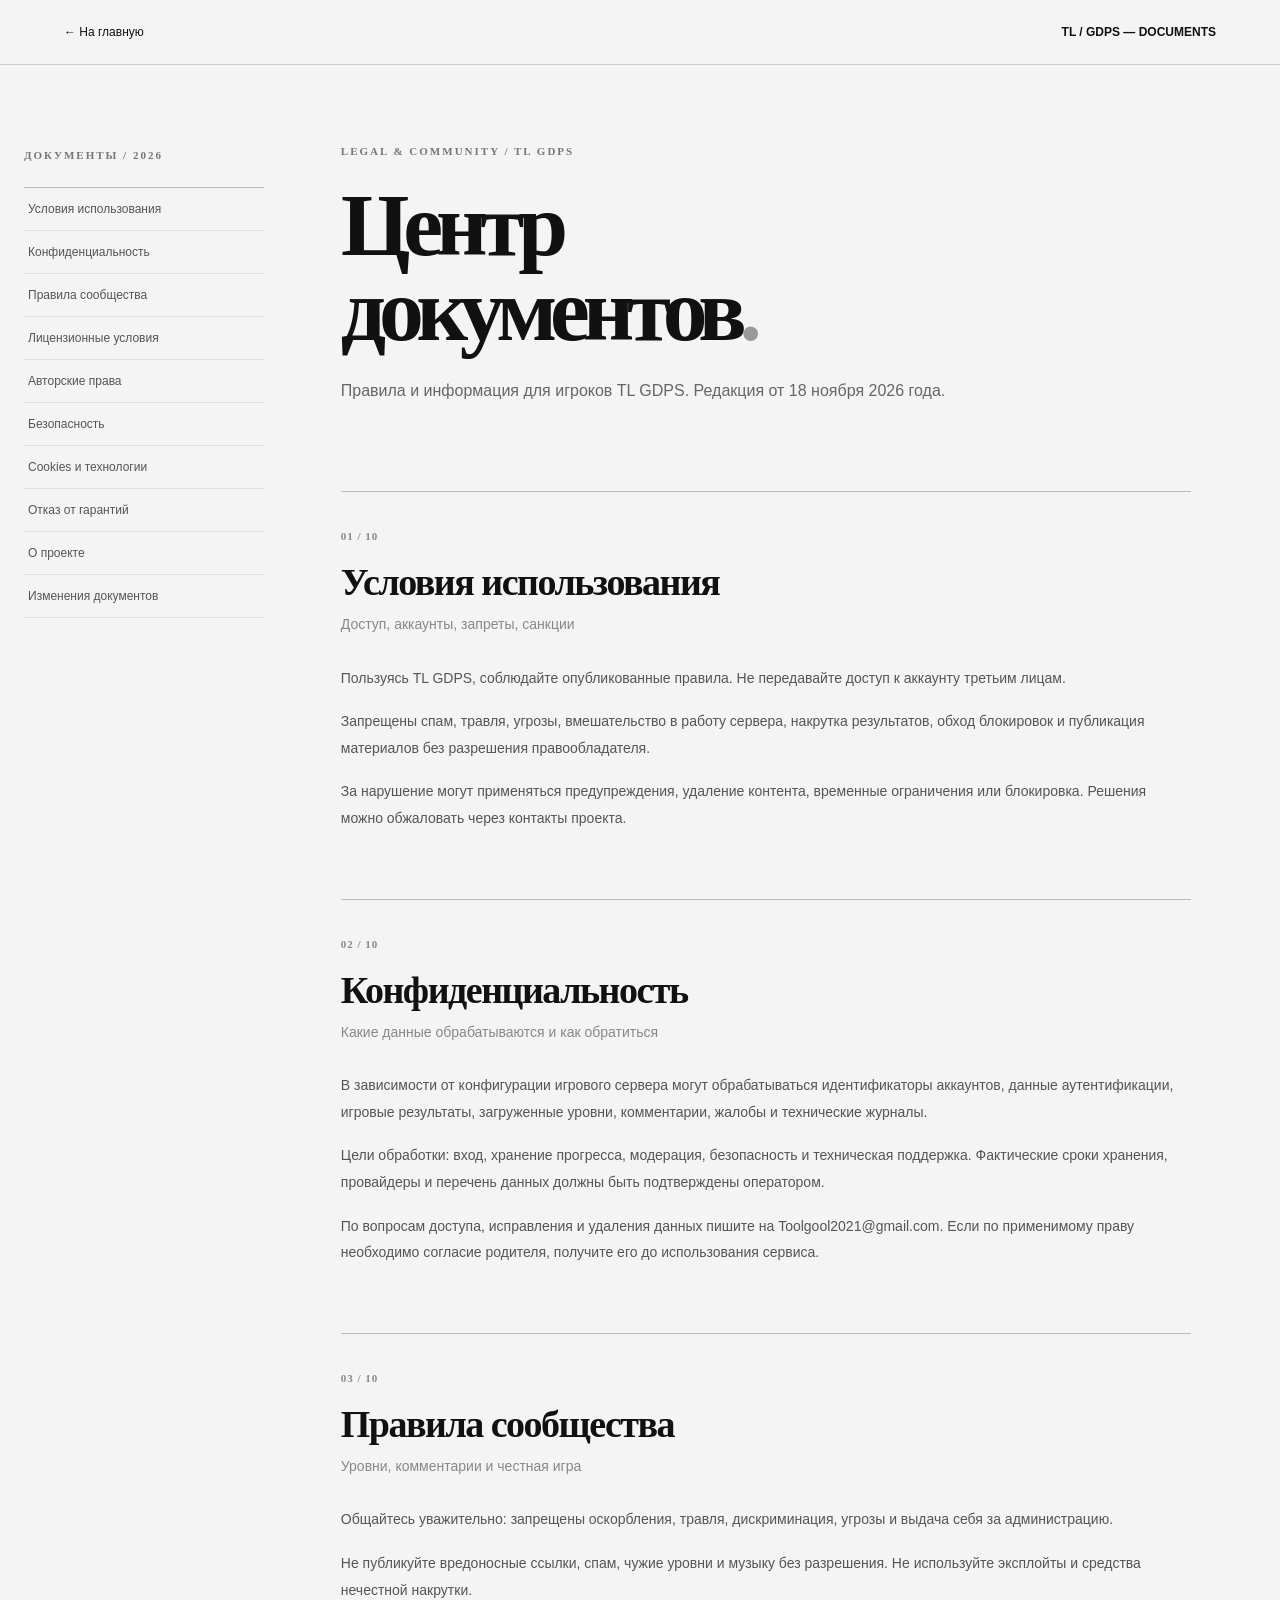
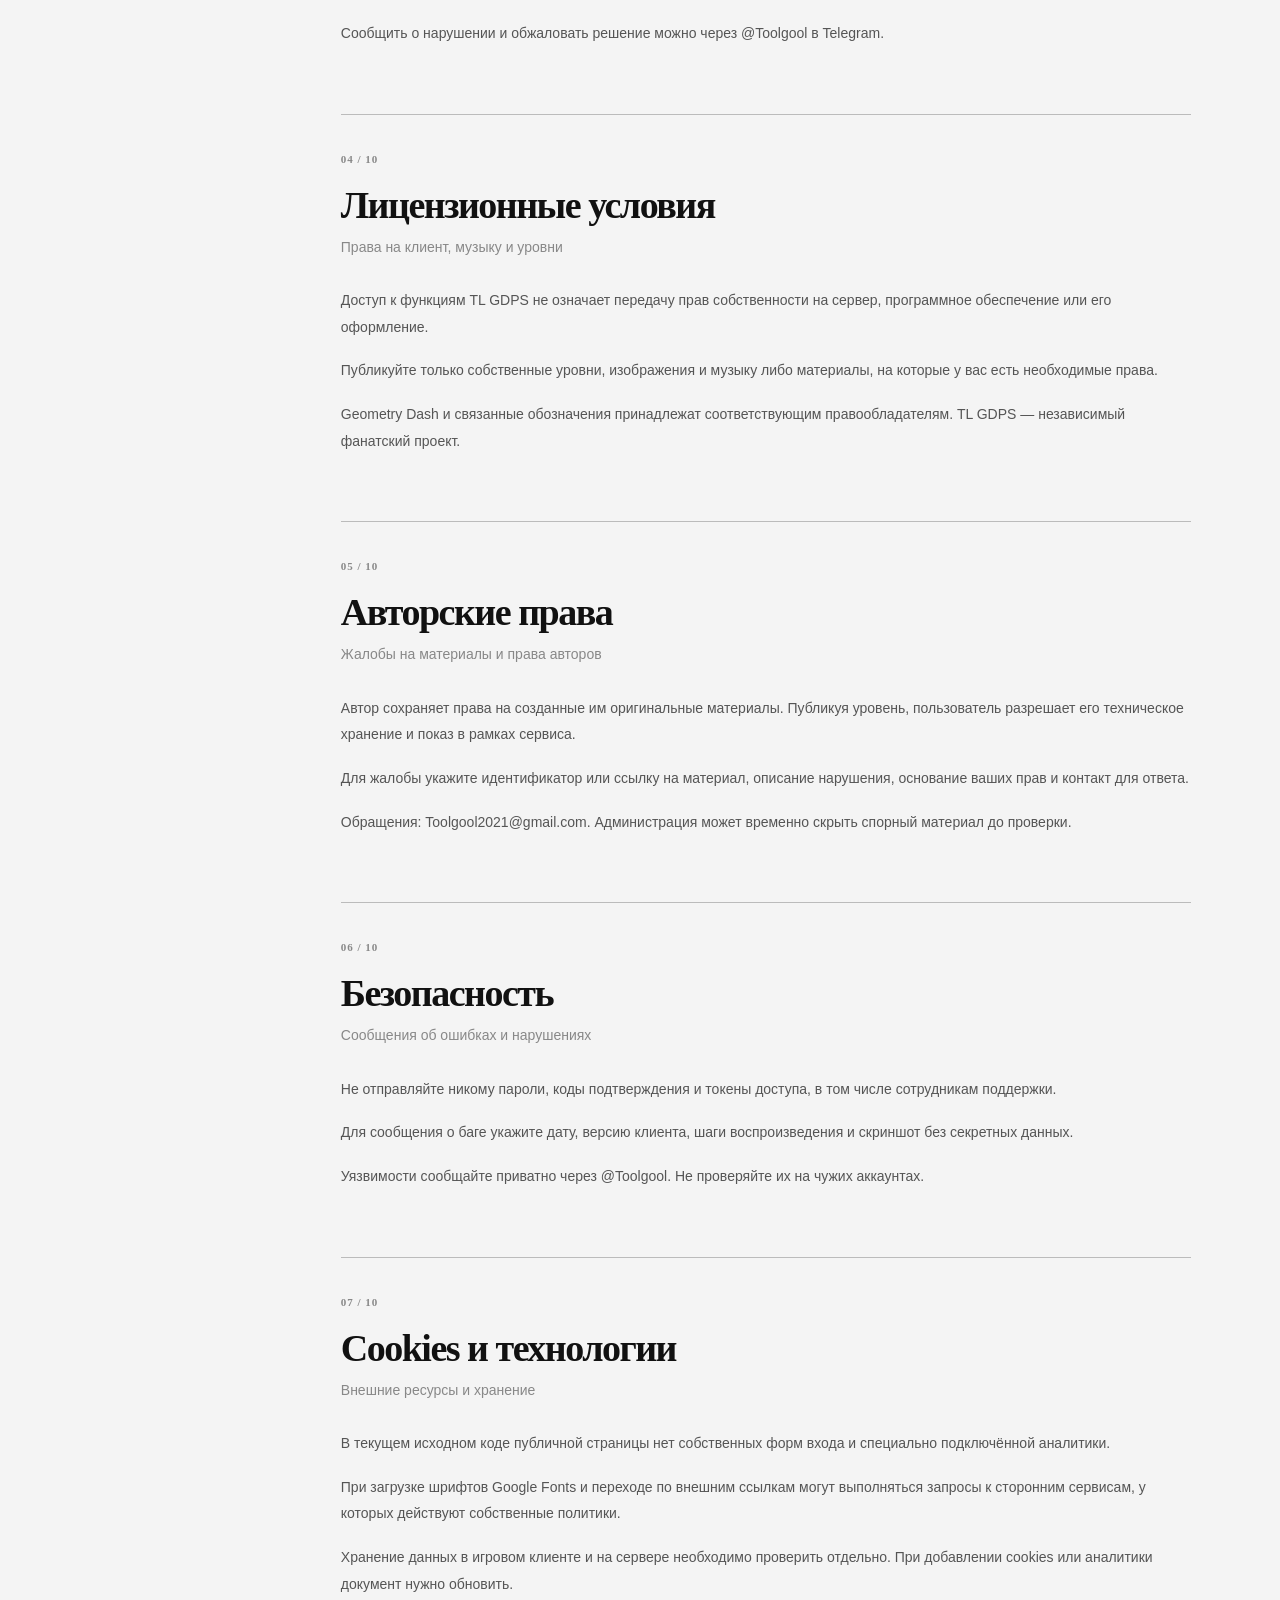
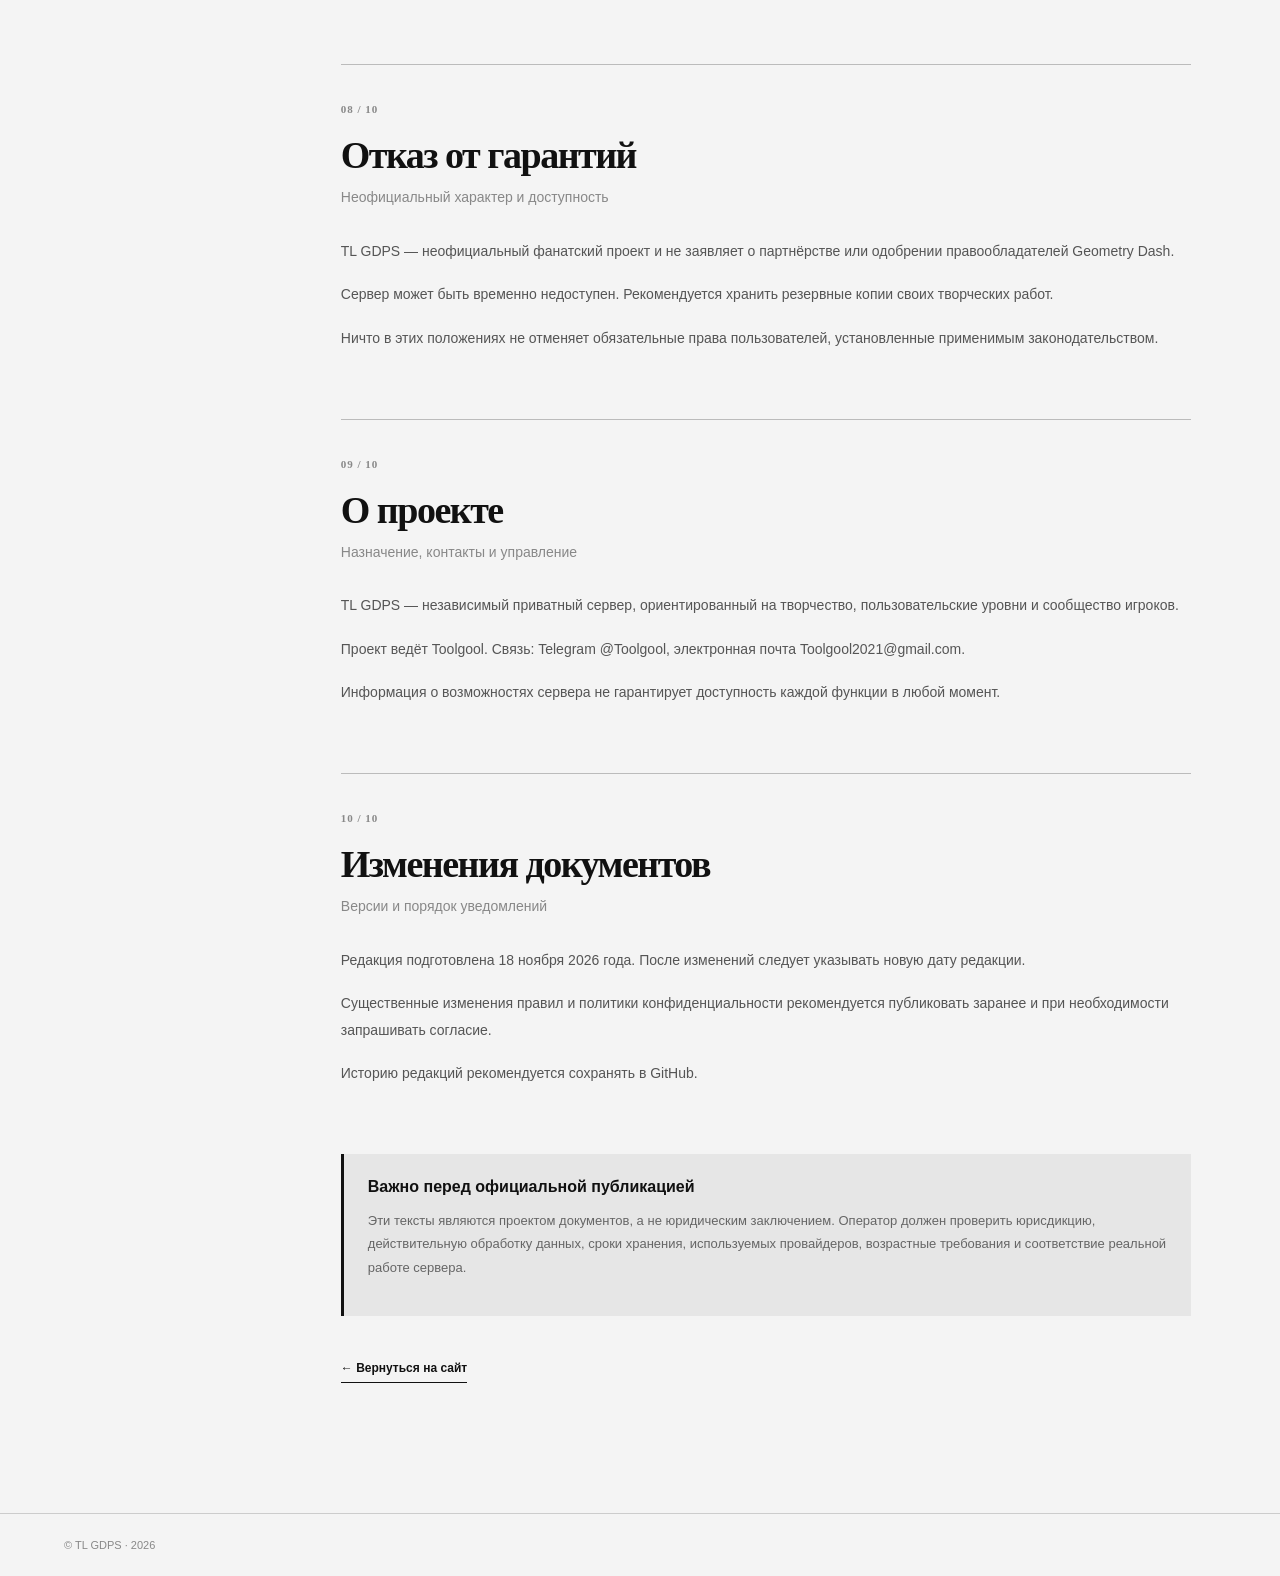
<file: legal.html>
<!doctype html><html lang="ru"><head><meta charset="utf-8"><meta name="viewport" content="width=device-width,initial-scale=1"><meta name="theme-color" content="#f4f4f4"><title>Центр документов — TL GDPS</title><link rel="stylesheet" href="style.css"></head><body class="legal-page"><header class="legal-header"><a href="index.html#documents">← На главную</a><strong>TL / GDPS — DOCUMENTS</strong></header><main class="legal-layout"><aside><span class="legal-label">ДОКУМЕНТЫ / 2026</span><nav class="legal-nav"><a href="#terms">Условия использования</a><a href="#privacy">Конфиденциальность</a><a href="#community">Правила сообщества</a><a href="#license">Лицензионные условия</a><a href="#copyright">Авторские права</a><a href="#safety">Безопасность</a><a href="#cookies">Cookies и технологии</a><a href="#disclaimer">Отказ от гарантий</a><a href="#about">О проекте</a><a href="#updates">Изменения документов</a></nav></aside><article><div class="legal-overline">LEGAL & COMMUNITY / TL GDPS</div><h1>Центр<br>документов<span>.</span></h1><p class="legal-lead">Правила и информация для игроков TL GDPS. Редакция от 18 ноября 2026 года.</p><section class="legal-document" id="terms"><span class="legal-index">01 / 10</span><h2>Условия использования</h2><p class="legal-desc">Доступ, аккаунты, запреты, санкции</p><p>Пользуясь TL GDPS, соблюдайте опубликованные правила. Не передавайте доступ к аккаунту третьим лицам.</p><p>Запрещены спам, травля, угрозы, вмешательство в работу сервера, накрутка результатов, обход блокировок и публикация материалов без разрешения правообладателя.</p><p>За нарушение могут применяться предупреждения, удаление контента, временные ограничения или блокировка. Решения можно обжаловать через контакты проекта.</p></section><section class="legal-document" id="privacy"><span class="legal-index">02 / 10</span><h2>Конфиденциальность</h2><p class="legal-desc">Какие данные обрабатываются и как обратиться</p><p>В зависимости от конфигурации игрового сервера могут обрабатываться идентификаторы аккаунтов, данные аутентификации, игровые результаты, загруженные уровни, комментарии, жалобы и технические журналы.</p><p>Цели обработки: вход, хранение прогресса, модерация, безопасность и техническая поддержка. Фактические сроки хранения, провайдеры и перечень данных должны быть подтверждены оператором.</p><p>По вопросам доступа, исправления и удаления данных пишите на Toolgool2021@gmail.com. Если по применимому праву необходимо согласие родителя, получите его до использования сервиса.</p></section><section class="legal-document" id="community"><span class="legal-index">03 / 10</span><h2>Правила сообщества</h2><p class="legal-desc">Уровни, комментарии и честная игра</p><p>Общайтесь уважительно: запрещены оскорбления, травля, дискриминация, угрозы и выдача себя за администрацию.</p><p>Не публикуйте вредоносные ссылки, спам, чужие уровни и музыку без разрешения. Не используйте эксплойты и средства нечестной накрутки.</p><p>Сообщить о нарушении и обжаловать решение можно через @Toolgool в Telegram.</p></section><section class="legal-document" id="license"><span class="legal-index">04 / 10</span><h2>Лицензионные условия</h2><p class="legal-desc">Права на клиент, музыку и уровни</p><p>Доступ к функциям TL GDPS не означает передачу прав собственности на сервер, программное обеспечение или его оформление.</p><p>Публикуйте только собственные уровни, изображения и музыку либо материалы, на которые у вас есть необходимые права.</p><p>Geometry Dash и связанные обозначения принадлежат соответствующим правообладателям. TL GDPS — независимый фанатский проект.</p></section><section class="legal-document" id="copyright"><span class="legal-index">05 / 10</span><h2>Авторские права</h2><p class="legal-desc">Жалобы на материалы и права авторов</p><p>Автор сохраняет права на созданные им оригинальные материалы. Публикуя уровень, пользователь разрешает его техническое хранение и показ в рамках сервиса.</p><p>Для жалобы укажите идентификатор или ссылку на материал, описание нарушения, основание ваших прав и контакт для ответа.</p><p>Обращения: Toolgool2021@gmail.com. Администрация может временно скрыть спорный материал до проверки.</p></section><section class="legal-document" id="safety"><span class="legal-index">06 / 10</span><h2>Безопасность</h2><p class="legal-desc">Сообщения об ошибках и нарушениях</p><p>Не отправляйте никому пароли, коды подтверждения и токены доступа, в том числе сотрудникам поддержки.</p><p>Для сообщения о баге укажите дату, версию клиента, шаги воспроизведения и скриншот без секретных данных.</p><p>Уязвимости сообщайте приватно через @Toolgool. Не проверяйте их на чужих аккаунтах.</p></section><section class="legal-document" id="cookies"><span class="legal-index">07 / 10</span><h2>Cookies и технологии</h2><p class="legal-desc">Внешние ресурсы и хранение</p><p>В текущем исходном коде публичной страницы нет собственных форм входа и специально подключённой аналитики.</p><p>При загрузке шрифтов Google Fonts и переходе по внешним ссылкам могут выполняться запросы к сторонним сервисам, у которых действуют собственные политики.</p><p>Хранение данных в игровом клиенте и на сервере необходимо проверить отдельно. При добавлении cookies или аналитики документ нужно обновить.</p></section><section class="legal-document" id="disclaimer"><span class="legal-index">08 / 10</span><h2>Отказ от гарантий</h2><p class="legal-desc">Неофициальный характер и доступность</p><p>TL GDPS — неофициальный фанатский проект и не заявляет о партнёрстве или одобрении правообладателей Geometry Dash.</p><p>Сервер может быть временно недоступен. Рекомендуется хранить резервные копии своих творческих работ.</p><p>Ничто в этих положениях не отменяет обязательные права пользователей, установленные применимым законодательством.</p></section><section class="legal-document" id="about"><span class="legal-index">09 / 10</span><h2>О проекте</h2><p class="legal-desc">Назначение, контакты и управление</p><p>TL GDPS — независимый приватный сервер, ориентированный на творчество, пользовательские уровни и сообщество игроков.</p><p>Проект ведёт Toolgool. Связь: Telegram @Toolgool, электронная почта Toolgool2021@gmail.com.</p><p>Информация о возможностях сервера не гарантирует доступность каждой функции в любой момент.</p></section><section class="legal-document" id="updates"><span class="legal-index">10 / 10</span><h2>Изменения документов</h2><p class="legal-desc">Версии и порядок уведомлений</p><p>Редакция подготовлена 18 ноября 2026 года. После изменений следует указывать новую дату редакции.</p><p>Существенные изменения правил и политики конфиденциальности рекомендуется публиковать заранее и при необходимости запрашивать согласие.</p><p>Историю редакций рекомендуется сохранять в GitHub.</p></section><div class="legal-warning"><strong>Важно перед официальной публикацией</strong><p>Эти тексты являются проектом документов, а не юридическим заключением. Оператор должен проверить юрисдикцию, действительную обработку данных, сроки хранения, используемых провайдеров, возрастные требования и соответствие реальной работе сервера.</p></div><a class="legal-return" href="index.html#documents">← Вернуться на сайт</a></article></main><footer class="legal-footer">© TL GDPS · 2026</footer></body></html>
</file>
<file: style.css>
:root{--bg:#070b15;--panel:#101728;--panel2:#121c2e;--text:#f7f9ff;--muted:#9ca9c1;--line:rgba(181,201,236,.15);--accent:#b3ff54;--accent2:#9df246;--space:clamp(22px,4.5vw,74px)}
*{box-sizing:border-box}html{scroll-behavior:smooth;scroll-padding-top:88px}body{margin:0;background:var(--bg);color:var(--text);font-family:Manrope,Arial,sans-serif;overflow-x:hidden}button,a{-webkit-tap-highlight-color:transparent}button{font:inherit}a{color:inherit;text-decoration:none}a:focus-visible,button:focus-visible{outline:3px solid var(--accent);outline-offset:4px}::selection{background:var(--accent);color:#101522}.shell{width:min(1420px,calc(100% - var(--space)*2));margin-inline:auto}.grid-bg{position:absolute;inset:0 0 auto;height:850px;pointer-events:none;background-image:linear-gradient(90deg,rgba(255,255,255,.025) 1px,transparent 1px),linear-gradient(rgba(255,255,255,.025) 1px,transparent 1px);background-size:74px 74px;mask-image:linear-gradient(black,transparent)}.ambient{position:absolute;pointer-events:none;border-radius:50%;filter:blur(100px);opacity:.15}.ambient-one{width:500px;height:500px;background:#6281e9;top:10px;right:-160px}.ambient-two{width:340px;height:340px;background:#71bfa0;top:490px;left:-180px}#progress{position:fixed;z-index:110;top:0;left:0;height:2px;width:0;background:var(--accent);transition:width .1s}.site-header{position:sticky;top:0;z-index:70;background:rgba(7,11,21,.74);backdrop-filter:blur(24px);border-bottom:1px solid var(--line)}.navigation{display:flex;min-height:84px;align-items:center;justify-content:space-between;gap:28px}.brand{display:inline-flex;align-items:center;gap:13px;font:700 24px 'Space Grotesk',sans-serif;letter-spacing:-1.3px;white-space:nowrap}.brand-faded{color:#63718c;font-weight:400}.brand-symbol{display:grid;grid-template-columns:repeat(2,9px);gap:3px;transform:rotate(-12deg)}.brand-symbol span{display:block;width:9px;height:9px;border-radius:2px;background:var(--accent)}.brand-symbol span:nth-child(2){opacity:.5}.brand-symbol span:nth-child(3){opacity:.65}.nav-links{display:flex;gap:38px}.nav-links a{color:#b5bfd1;font-size:12px;font-weight:700;transition:color .2s}.nav-links a:hover,.nav-links a.active{color:var(--accent)}.header-contact{padding:12px 16px;border:1px solid #394457;border-radius:7px;font-size:12px;font-weight:800;transition:.25s}.header-contact:hover{background:#1c2936;border-color:var(--accent)}.header-contact span{color:var(--accent);margin-left:13px}.menu-toggle{display:none;background:none;color:white;border:0;cursor:pointer}.hero{min-height:min(760px,calc(100svh - 85px));display:grid;grid-template-columns:1.04fr .96fr;align-items:center;gap:44px;padding-block:90px 100px;position:relative}.hero-copy{position:relative;z-index:2}.eyebrow,.section-kicker{font:700 11px 'Space Grotesk',sans-serif;letter-spacing:2.5px;color:var(--accent)}.eyebrow{display:flex;align-items:center;gap:13px;white-space:nowrap}.eyebrow-dot,.mini-dot{width:7px;height:7px;border-radius:50%;background:var(--accent);box-shadow:0 0 15px var(--accent)}.eyebrow-line{height:1px;width:32px;background:#66778b}.hero h1{font:700 clamp(57px,6.4vw,106px)/.97 'Space Grotesk',sans-serif;letter-spacing:-.069em;margin:34px 0 30px;white-space:nowrap}.hero h1 span{color:var(--accent)}.hero-description{color:#aab8cd;font-size:clamp(14px,1.3vw,17px);line-height:1.95;max-width:505px;margin:0 0 36px}.hero-actions{display:flex;gap:12px;flex-wrap:wrap}.button{display:inline-flex;align-items:center;justify-content:space-between;gap:32px;border-radius:7px;min-height:54px;padding:0 21px;font-size:12px;font-weight:800;transition:transform .25s,background .25s,border-color .25s}.button:hover{transform:translateY(-3px)}.button-primary{background:var(--accent);color:#15220b}.button-primary:hover{background:#c7ff81}.button-secondary{border:1px solid #435168;background:rgba(255,255,255,.015)}.button-secondary:hover{border-color:var(--accent)}.hero-footnote{display:flex;gap:16px;align-items:center;margin-top:85px;color:#8b9bb7;font:700 10px 'Space Grotesk',sans-serif;letter-spacing:2px}.line-icon{color:var(--accent);font-size:22px}.sep{color:#394459}.hero-footnote-right{margin-left:auto;letter-spacing:1px}.hero-art{position:relative;min-height:560px;display:grid;place-items:center;isolation:isolate}.art-glow{position:absolute;width:350px;height:350px;border-radius:50%;background:var(--accent);filter:blur(115px);opacity:.19}.orbit{position:absolute;border:1px solid rgba(183,225,180,.12);border-radius:50%;transform:rotate(-23deg)}.orbit-one{width:min(100%,540px);aspect-ratio:1}.orbit-two{width:min(83%,445px);aspect-ratio:1;border-style:dashed;animation:rotate 48s linear infinite}.art-panel{position:relative;width:min(78%,385px);aspect-ratio: .87;background:linear-gradient(155deg,#1d2c3f,#121c2c 63%,#1d293e);border:1px solid #46556c;border-radius:22px;box-shadow:0 38px 75px #0008,inset 0 1px #ffffff20;transform:rotate(-7deg);transition:transform .15s linear;display:flex;flex-direction:column;justify-content:space-between;padding:22px;overflow:hidden;z-index:2}.art-panel:after{content:'';position:absolute;inset:0;background:linear-gradient(145deg,#ffffff14,transparent 47%);pointer-events:none}.art-panel-top,.art-panel-bottom{display:flex;justify-content:space-between;align-items:center;font:700 10px 'Space Grotesk';letter-spacing:1.5px;color:#92a5bc}.corner-plus{font-size:23px;font-weight:400;color:var(--accent)}.hero-logo{width:86%;height:70%;align-self:center;object-fit:contain;filter:drop-shadow(0 22px 30px #0008);animation:bob 7s ease-in-out infinite}.art-panel-bottom span:first-child{color:#fff;font-size:23px;letter-spacing:-1px}.art-panel-bottom span:last-child{text-align:right;font-size:8px;line-height:1.7}.float-tag{position:absolute;z-index:3;padding:12px 18px;background:#1c2a3b;border:1px solid #4a6271;border-radius:7px;color:#e8f6ec;font:700 11px 'Space Grotesk',sans-serif;letter-spacing:1px;box-shadow:0 14px 30px #0005}.tag-one{top:18%;left:0;transform:rotate(-7deg)}.tag-one b{color:var(--accent);margin-left:14px}.tag-two{bottom:20%;right:0;transform:rotate(7deg);display:flex;align-items:center;gap:9px}.art-index{position:absolute;bottom:2%;left:5%;font:700 34px 'Space Grotesk';letter-spacing:-2px}.art-index span{font-size:14px;color:#67778a}.ticker{border-block:1px solid #283543;background:#101b29;overflow:hidden;white-space:nowrap;padding:21px 0}.ticker-track{width:max-content;animation:marquee 32s linear infinite;font:700 12px 'Space Grotesk';letter-spacing:3px;color:#b6c4d3}.ticker-track span{color:var(--accent);margin:0 44px;font-size:20px}.section{padding-block:120px}.section-heading{display:flex;justify-content:space-between;align-items:end;gap:36px;margin-bottom:48px}.section-kicker{margin:0 0 21px}.section h2,.community h2{font:700 clamp(40px,5vw,74px)/1.05 'Space Grotesk',sans-serif;letter-spacing:-.06em;margin:0}.section h2 em,.community h2 em{color:var(--accent);font-style:normal}.section-side{max-width:250px;color:#a0aec4;font-size:13px;line-height:1.85;margin:0 0 8px}.features-grid{display:grid;grid-template-columns:repeat(3,1fr);gap:16px}.feature-card{min-height:347px;display:flex;flex-direction:column;justify-content:space-between;padding:28px;background:linear-gradient(150deg,#152135,#101726);border:1px solid #2a3b50;border-radius:14px;transition:transform .25s,border-color .25s,box-shadow .25s}.feature-card:hover{transform:translateY(-8px);border-color:#8fae6b;box-shadow:0 25px 40px #0003}.feature-primary{background:linear-gradient(145deg,#273c2b,#142122 80%);border-color:#52694c}.feature-top{display:flex;justify-content:space-between;color:#a1b1c4;font:700 10px 'Space Grotesk';letter-spacing:1.5px}.feature-arrow{color:var(--accent);font-size:20px}.feature-icon{margin:20px 0 30px;width:86px;height:86px;display:grid;place-items:center;color:var(--accent)}.icon-cube span{width:53px;height:53px;border:5px solid var(--accent);border-radius:9px;transform:rotate(-15deg);box-shadow:inset 0 0 25px #b3ff5420,0 0 25px #b3ff5430}.icon-players{display:flex;gap:5px;align-items:center;justify-content:center}.icon-players i{width:17px;height:37px;border:4px solid var(--accent);border-radius:20px 20px 8px 8px;transform:rotate(10deg)}.icon-players i:nth-child(2){height:50px;transform:none}.icon-players i:nth-child(3){transform:rotate(-10deg)}.icon-zap{font-size:94px;line-height:1;font-family:'Space Grotesk';font-weight:700}.feature-card h3{font:700 clamp(21px,2.3vw,28px) 'Space Grotesk';letter-spacing:-.9px;margin:0 0 12px}.feature-card p{color:#9eafc3;line-height:1.8;font-size:12px;margin:0;max-width:320px}.community{min-height:475px;border:1px solid #314337;border-radius:18px;background:linear-gradient(120deg,#162825 0%,#182d29 48%,#132027 100%);display:grid;grid-template-columns:1fr 1fr;overflow:hidden}.community-art{position:relative;display:grid;place-items:center;min-height:440px;overflow:hidden}.community-rings{width:380px;height:380px;border:1px solid #a7e7864d;border-radius:50%;box-shadow:0 0 0 47px #b2ff5410,0 0 0 95px #b2ff5408,0 0 0 145px #b2ff5405;animation:rotate 45s linear infinite}.community-rings:before,.community-rings:after{content:'';position:absolute;inset:45px;border:1px dashed #a4e69f4d;border-radius:50%}.community-rings:after{inset:115px;border-style:solid}.community-center{position:absolute;display:flex;align-items:center;flex-direction:column;font:700 88px/.83 'Space Grotesk';letter-spacing:-7px;color:var(--accent);transform:rotate(-12deg);text-shadow:0 25px 50px #0006}.community-center span{font-size:38px;letter-spacing:-2px;color:white}.community-star{position:absolute;color:var(--accent);font-size:46px}.star-a{top:14%;left:22%}.star-b{bottom:17%;right:16%;font-size:28px}.community-content{display:flex;flex-direction:column;justify-content:center;align-items:start;padding:65px 70px 65px 12px}.community-content>p:not(.section-kicker){color:#b2c1c5;line-height:1.85;font-size:13px;max-width:400px;margin:23px 0 28px}.docs-section{padding-bottom:135px}.document-grid{display:grid;grid-template-columns:repeat(2,1fr);gap:12px}.document-link{display:flex;gap:18px;align-items:center;text-align:left;min-height:112px;border:1px solid #2b3a50;border-radius:12px;background:linear-gradient(110deg,#151d2b,#111827);color:#f4f8ff;padding:25px;cursor:pointer;transition:background .2s,border-color .2s,transform .2s}.document-link:hover{border-color:#9bdc65;transform:translateY(-3px);background:#1b2a2b}.doc-index{font:700 12px 'Space Grotesk';color:var(--accent)}.doc-name{font:700 clamp(15px,1.6vw,20px) 'Space Grotesk';letter-spacing:-.45px}.doc-arrow{margin-left:auto;color:var(--accent);font-size:22px}.footer{border-top:1px solid var(--line);background:#090f1b;padding-top:62px}.footer-top{display:flex;justify-content:space-between;align-items:start}.footer-top p{font-size:12px;color:#8fa0b8;margin-top:19px}.back-top{font-size:12px;font-weight:700;border-bottom:1px solid #617080;padding-bottom:7px}.footer-social-title{font:700 10px 'Space Grotesk';letter-spacing:2px;color:#90a2b7;margin-top:68px}.social-grid{display:grid;grid-template-columns:repeat(6,minmax(0,1fr));gap:10px;margin-top:18px}.social-grid a{min-width:0;display:flex;align-items:center;gap:10px;border:1px solid #263347;background:#101927;border-radius:9px;padding:12px;transition:transform .2s,border-color .2s,background .2s;font-size:11px;color:#ccd7e5;font-weight:700}.social-grid a:hover{background:#1b2a34;border-color:#a2d77e;transform:translateY(-3px)}.social-grid img{width:24px;height:24px;object-fit:cover;border-radius:6px}.footer-bottom{display:flex;justify-content:space-between;gap:20px;border-top:1px solid var(--line);margin-top:56px;padding:24px 0;color:#798ba3;font:700 10px 'Space Grotesk';letter-spacing:1px}.footer-bottom b{color:var(--accent);margin-left:8px}.modal{display:none;position:fixed;inset:0;z-index:100;background:rgba(3,8,16,.85);backdrop-filter:blur(14px);padding:5vh 20px;overflow:auto;align-items:center;justify-content:center}.modal.is-open{display:flex}.modal-content{position:relative;width:min(760px,100%);max-height:90vh;overflow:auto;background:#111a28;border:1px solid #3d5268;border-radius:17px;padding:clamp(25px,4vw,48px);box-shadow:0 35px 100px #0009;animation:modalEnter .25s ease-out}.close-btn{position:sticky;top:0;float:right;background:#263449;border:1px solid #50647c;border-radius:9px;color:#fff;width:40px;height:40px;font-size:25px;cursor:pointer;z-index:2}.close-btn:hover{background:#40546b}.modal h2{font:700 clamp(23px,3vw,34px) 'Space Grotesk';letter-spacing:-1px;line-height:1.25;margin:0 50px 25px 0}.modal p{color:#b9c8d9;line-height:1.85;font-size:14px;margin:0 0 19px}.modal strong{color:white}.modal a{color:var(--accent)}.modal-content::-webkit-scrollbar{width:7px}.modal-content::-webkit-scrollbar-thumb{background:#536f74;border-radius:8px}[data-reveal]{opacity:0;transform:translateY(24px);transition:opacity .8s ease,transform .8s ease}[data-reveal].is-visible{opacity:1;transform:translateY(0)}@keyframes bob{50%{transform:translateY(-11px)}}@keyframes rotate{to{transform:rotate(360deg)}}@keyframes marquee{to{transform:translateX(-50%)}}@keyframes modalEnter{from{opacity:0;transform:translateY(18px)}to{opacity:1;transform:translateY(0)}}
@media(max-width:1100px){.nav-links{gap:19px}.hero{grid-template-columns:1fr 1fr;gap:10px}.hero h1{font-size:clamp(50px,6vw,80px)}.hero-art{min-height:470px}.community-content{padding-right:35px}.social-grid{grid-template-columns:repeat(4,1fr)}}
@media(max-width:800px){.navigation{min-height:70px}.nav-links{position:absolute;top:70px;left:0;right:0;background:#0c1523;border-bottom:1px solid var(--line);padding:22px var(--space);display:none;flex-direction:column;gap:24px;box-shadow:0 18px 30px #0006}.nav-links.open{display:flex}.header-contact{margin-left:auto}.menu-toggle{display:flex;width:36px;height:36px;flex-direction:column;align-items:center;justify-content:center;gap:5px;padding:6px}.menu-toggle span{width:23px;height:2px;background:var(--accent);border-radius:4px}.hero{grid-template-columns:1fr;padding-block:80px 35px;min-height:unset}.hero h1{font-size:clamp(52px,10vw,83px)}.hero-art{min-height:470px}.hero-footnote{margin-top:55px}.art-panel{max-width:350px}.section{padding-block:90px}.features-grid{grid-template-columns:1fr}.feature-card{min-height:245px}.community{grid-template-columns:1fr}.community-art{min-height:320px}.community-rings{width:260px;height:260px}.community-center{font-size:70px}.community-content{padding:0 35px 48px}.community h2{font-size:clamp(40px,7vw,65px)}.document-grid{grid-template-columns:1fr}.docs-section{padding-bottom:95px}}
@media(max-width:520px){.brand{font-size:22px}.header-contact{font-size:10px;padding:10px}.header-contact span{margin-left:4px}.hero{padding-top:60px}.eyebrow{font-size:9px;letter-spacing:1.3px;gap:8px}.eyebrow-line{display:none}.hero h1{font-size:clamp(43px,11.25vw,64px);white-space:normal;line-height:1.05;margin:23px 0}.hero-description{font-size:13px}.hero-actions{flex-direction:column}.button{width:100%;min-height:52px}.hero-footnote{margin-top:46px;gap:9px;font-size:9px;letter-spacing:.7px}.hero-footnote-right{display:none}.hero-art{min-height:375px}.art-panel{width:72%;padding:15px;border-radius:15px}.art-panel-bottom span:first-child{font-size:18px}.art-panel-bottom span:last-child{font-size:7px}.tag-one{left:-5px;top:16%}.tag-two{right:-5px;bottom:17%}.float-tag{font-size:9px;padding:9px}.art-index{font-size:25px}.ticker{padding:15px}.section-heading{align-items:start;flex-direction:column;gap:17px;margin-bottom:30px}.section h2,.community h2{font-size:clamp(36px,9.5vw,53px)}.section-side{max-width:340px}.feature-card{padding:23px}.document-link{padding:20px;min-height:90px}.doc-name{font-size:16px}.social-grid{grid-template-columns:repeat(2,minmax(0,1fr))}.footer-bottom{flex-direction:column}.footer-social-title{margin-top:44px}.modal{padding:15px}.modal-content{max-height:90vh;padding:26px 19px}.modal p{font-size:13px}}
@media(prefers-reduced-motion:reduce){*,*:before,*:after{animation:none!important;scroll-behavior:auto!important;transition:none!important}[data-reveal]{opacity:1;transform:none}}

/* MONOCHROME EDITION */
:root{--bg:#f4f4f4;--panel:#fff;--panel2:#eee;--text:#111;--muted:#777;--line:#d5d5d5;--accent:#151515;--accent2:#333}body{background:#f4f4f4;color:#111}.ambient{display:none}.grid-bg{background-image:linear-gradient(90deg,#00000009 1px,transparent 1px),linear-gradient(#00000009 1px,transparent 1px)}#progress{background:#111}.site-header{background:#f4f4f4e9;border-color:#ddd}.brand-symbol span{background:#111}.brand-faded{color:#999}.nav-links a{color:#666}.nav-links a:hover,.nav-links a.active,.eyebrow,.section-kicker{color:#111}.header-contact{background:#111;color:#fff;border-color:#111}.header-contact:hover{background:#444;border-color:#444}.header-contact span{color:#fff}.menu-toggle span{background:#111}.eyebrow-dot,.mini-dot{background:#111;box-shadow:none}.eyebrow-line{background:#aaa}.hero h1 span{color:#888}.hero-description,.section-side{color:#666}.button{border-radius:0}.button-primary{background:#111;color:#fff}.button-primary:hover{background:#444}.button-secondary{border-color:#aaa}.button-secondary:hover{border-color:#111}.hero-footnote{color:#777}.line-icon{color:#111}.art-glow{background:#777;opacity:.12}.orbit{border-color:#0002}.art-panel{background:linear-gradient(150deg,#eee,#bbb);border:1px solid #999;border-radius:2px;box-shadow:20px 26px 0 #111,0 30px 50px #0002;filter:grayscale(1)}.art-panel-top,.art-panel-bottom{color:#555}.art-panel-bottom span:first-child{color:#111}.corner-plus{color:#111}.float-tag{background:#fff;border:1px solid #111;border-radius:0;color:#111;box-shadow:5px 5px 0 #111}.tag-one b{color:#111}.art-index{color:#111}.art-index span{color:#777}.ticker{background:#111;border-color:#111}.ticker-track{color:white}.ticker-track span{color:#aaa}.section h2 em,.community h2 em{color:#888}.features-grid{gap:0;border:1px solid #111}.feature-card,.feature-primary{background:#fff;border:0;border-right:1px solid #bbb;border-radius:0;box-shadow:none}.feature-card:last-child{border-right:0}.feature-card:hover{background:#eee;border-color:#bbb;box-shadow:0 9px 0 #111}.feature-top,.feature-card p{color:#777}.feature-arrow,.feature-icon{color:#111}.icon-cube span,.icon-players i{border-color:#111;box-shadow:none}.community{background:#171717;color:white;border:1px solid #111;border-radius:0}.community-rings{border-color:#ffffff40;box-shadow:0 0 0 47px #ffffff08,0 0 0 95px #ffffff06,0 0 0 145px #ffffff04}.community-rings:before,.community-rings:after{border-color:#ffffff40}.community-center,.community-star{color:#fff}.community .section-kicker{color:#aaa}.community-content>p:not(.section-kicker){color:#bbb}.community .button-primary{background:#fff;color:#111}.document-grid{gap:0;border-top:1px solid #111}.document-link{background:transparent;border:0;border-bottom:1px solid #ccc;border-radius:0;color:#111;min-height:105px}.document-link:nth-child(odd){border-right:1px solid #ccc}.document-link:hover{background:#e7e7e7;border-color:#999;transform:none}.doc-index,.doc-arrow{color:#777}.doc-main{display:flex;flex-direction:column;gap:8px}.doc-main small{font-size:11px;color:#888}.footer{background:#e9e9e9;border-color:#ccc}.footer-top p,.footer-social-title,.footer-bottom{color:#777}.social-grid a{background:#f7f7f7;color:#222;border-color:#ccc;border-radius:0}.social-grid a:hover{background:white;border-color:#111}.social-grid img{filter:grayscale(1)}.footer-bottom b{color:#111}
.legal-page{background:#f4f4f4;color:#111}.legal-header{display:flex;justify-content:space-between;align-items:center;padding:25px clamp(20px,5vw,70px);border-bottom:1px solid #ccc;font-size:12px}.legal-layout{display:grid;grid-template-columns:240px minmax(0,1fr);gap:clamp(35px,6vw,100px);width:min(1300px,calc(100% - 48px));margin:0 auto;padding:80px 0 130px}.legal-layout aside{align-self:start;position:sticky;top:110px}.legal-label,.legal-overline{font:700 11px 'Space Grotesk';letter-spacing:2px;color:#777}.legal-nav{display:flex;flex-direction:column;margin-top:24px;border-top:1px solid #bbb}.legal-nav a{font-size:12px;color:#555;padding:14px 4px;border-bottom:1px solid #ddd}.legal-nav a:hover{color:#111;background:#e7e7e7}.legal-layout article{max-width:850px}.legal-layout h1{font:700 clamp(48px,7vw,92px)/.95 'Space Grotesk';letter-spacing:-.08em;margin:25px 0}.legal-layout h1 span{color:#999}.legal-lead{color:#666;line-height:1.8;margin-bottom:85px}.legal-document{scroll-margin-top:35px;border-top:1px solid #bbb;padding:34px 0 50px}.legal-index{font:700 11px 'Space Grotesk';color:#888;letter-spacing:1px}.legal-document h2{font:700 clamp(26px,3vw,38px) 'Space Grotesk';letter-spacing:-1.5px;margin:16px 0 7px}.legal-desc{color:#888!important;margin-bottom:27px!important}.legal-document p{color:#555;font-size:14px;line-height:1.9;margin:0 0 17px}.legal-warning{background:#e6e6e6;border-left:3px solid #111;padding:24px}.legal-warning p{font-size:13px;line-height:1.8;color:#666}.legal-return{display:inline-block;margin-top:45px;border-bottom:1px solid #111;padding-bottom:7px;font-size:12px;font-weight:800}.legal-footer{border-top:1px solid #ccc;padding:25px 5vw;color:#888;font-size:11px}
@media(max-width:800px){.nav-links{background:#f4f4f4;border-color:#ccc}.features-grid{grid-template-columns:1fr}.feature-card{border-right:0;border-bottom:1px solid #bbb}.feature-card:last-child{border-bottom:0}.legal-layout{grid-template-columns:1fr;padding-top:35px}.legal-layout aside{position:static}.legal-nav{display:grid;grid-template-columns:repeat(2,1fr);column-gap:18px}}@media(max-width:520px){.document-link:nth-child(odd){border-right:0}.legal-layout{width:calc(100% - 36px)}.legal-nav a{font-size:11px}}
</file>
